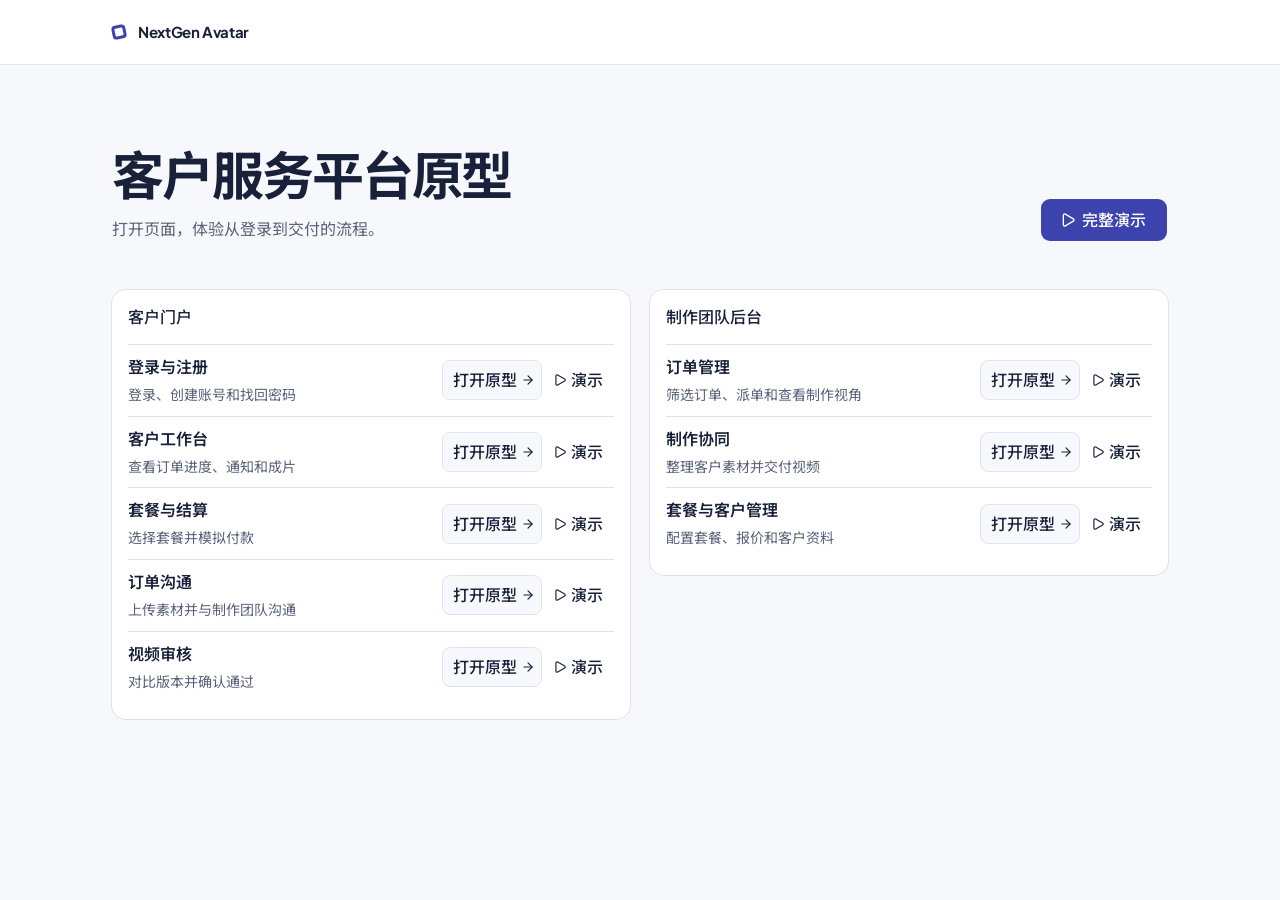
<file: index.html>
<!doctype html>
<html lang="zh-CN">
  <head>
    <meta charset="UTF-8" />
    <meta name="viewport" content="width=device-width, initial-scale=1.0" />
    <title>NextGen Avatar｜客户服务平台原型</title>
    <meta
      name="description"
      content="NextGen Avatar 客户门户与制作团队后台交互原型，支持单页演示和完整流程演示。"
    />
    <meta property="og:title" content="NextGen Avatar｜客户服务平台原型" />
    <meta
      property="og:description"
      content="体验 NextGen Avatar 从登录下单到审核交付的客户与制作团队协作流程。"
    />
    <meta property="og:type" content="website" />
    <meta name="twitter:card" content="summary_large_image" />
    <link rel="preconnect" href="https://fonts.googleapis.com" />
    <link rel="preconnect" href="https://fonts.gstatic.com" crossorigin />
    <link
      href="https://fonts.googleapis.com/css2?family=Noto+Sans+SC:wght@400;500;600;700&family=Plus+Jakarta+Sans:wght@400;500;600;700&display=swap"
      rel="stylesheet"
    />
    <script type="module" crossorigin src="./assets/index-BulPkuaF.js"></script>
    <link rel="stylesheet" crossorigin href="./assets/index-BQRyJXxp.css">
  </head>
  <body>
    <div id="root"></div>
  </body>
</html>
</file>
